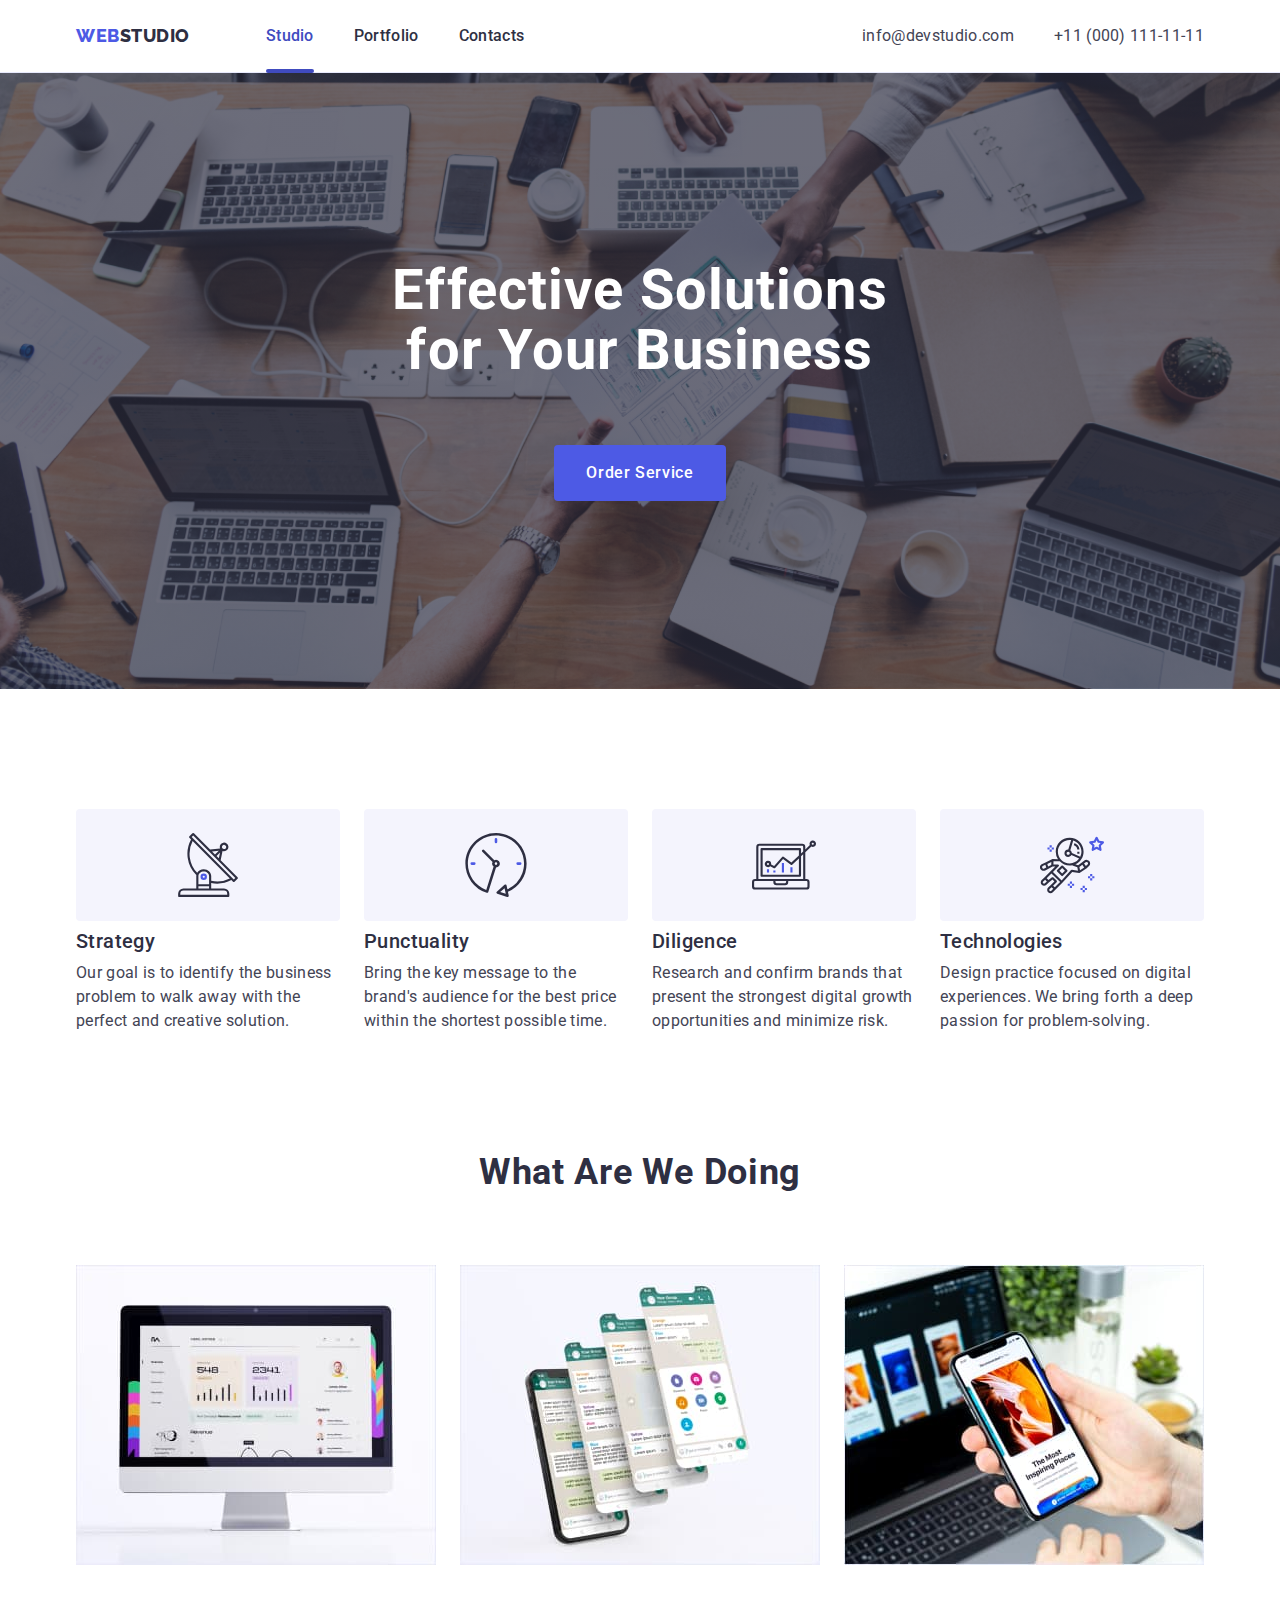
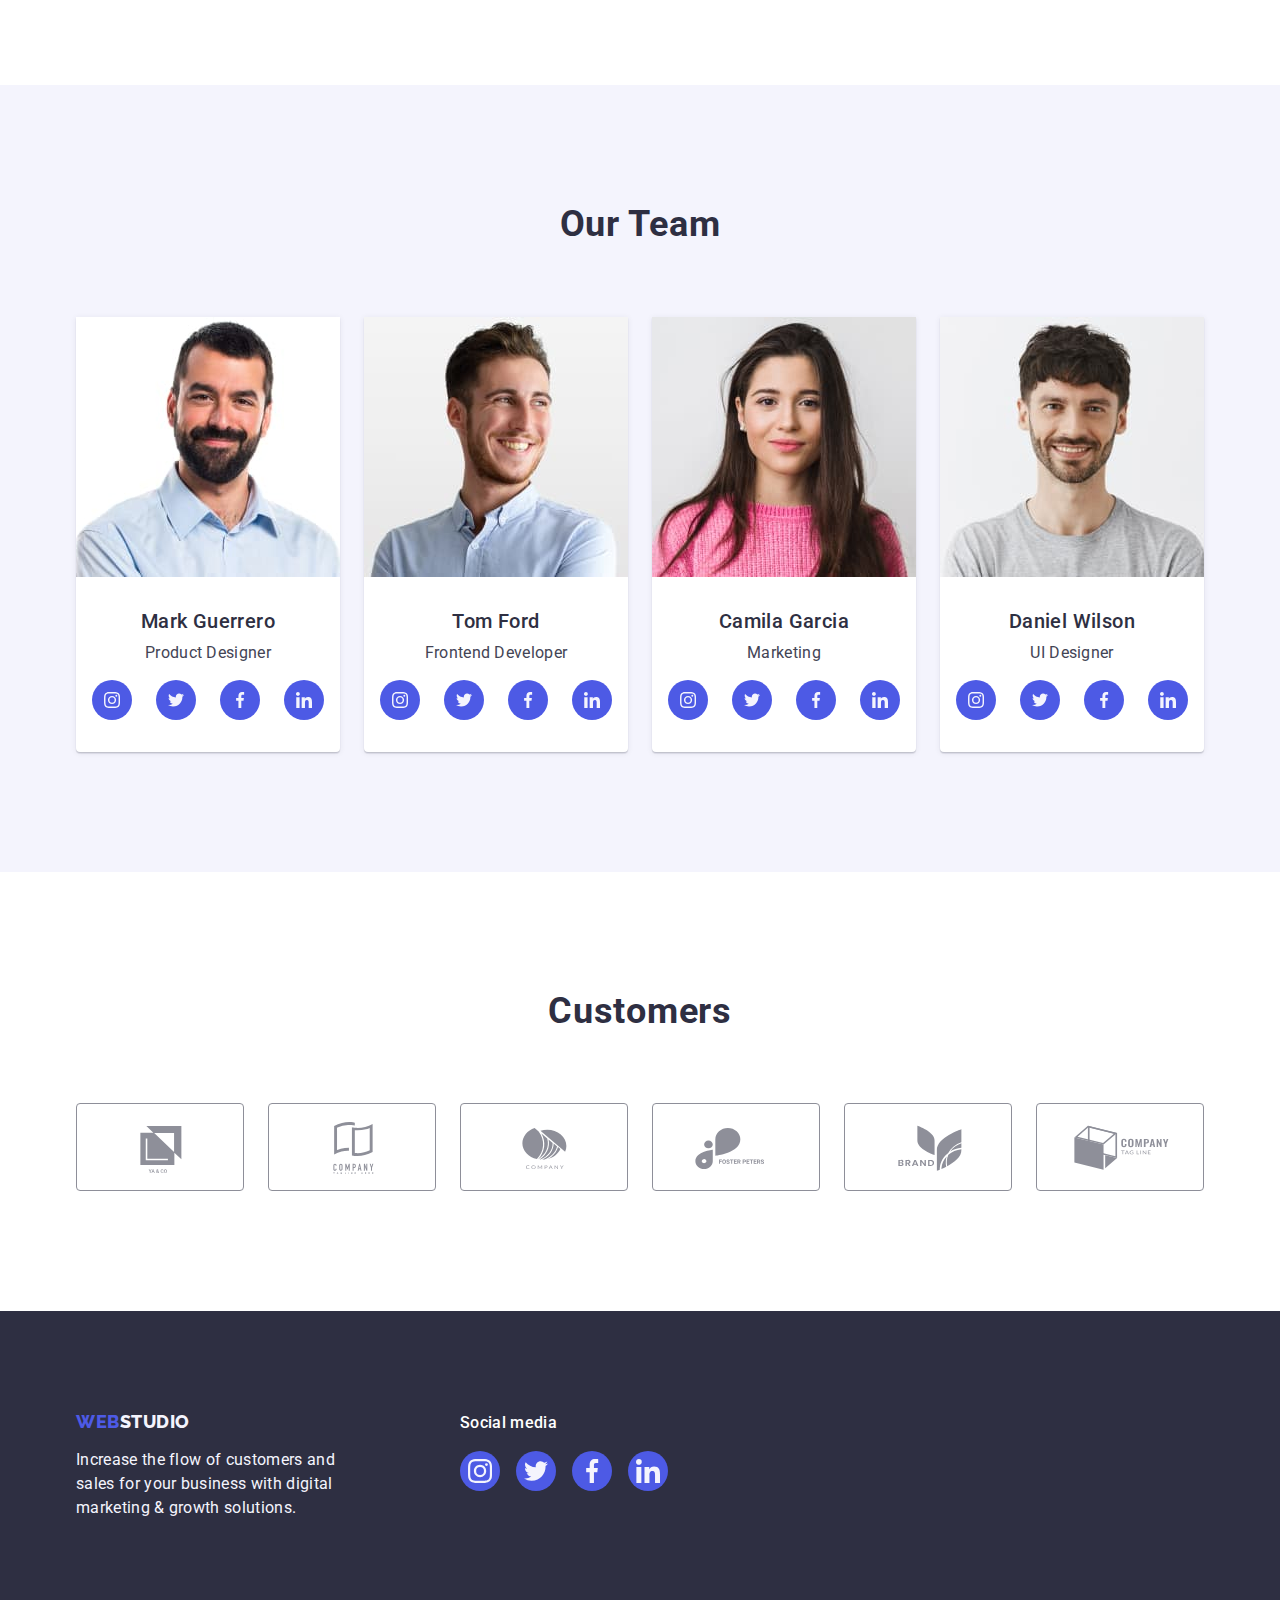
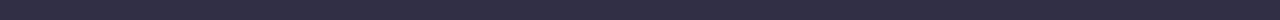
<file: index.html>
<!DOCTYPE html>
<html lang="en">
  <head>
    <meta charset="UTF-8" />
    <meta http-equiv="X-UA-Compatible" content="IE=edge" />
    <meta name="viewport" content="width=device-width, initial-scale=1.0" />
    <link rel="preconnect" href="https://fonts.googleapis.com" />
    <link rel="preconnect" href="https://fonts.gstatic.com" crossorigin />
    <link
      href="https://fonts.googleapis.com/css2?family=Raleway:wght@800&family=Roboto:wght@400;500;700;900&display=swap"
      rel="stylesheet"
    />
    <title>Document</title>
    <link
      rel="stylesheet"
      href="https://cdn.jsdelivr.net/npm/modern-normalize@1.1.0/modern-normalize.min.css"
    />
    <link rel="stylesheet" href="./css/style.css" />
  </head>
  <body>
    <header class="header">
      <div class="header-container container">
        <nav class="list-nav">
          <a class="logo link" href="./index.html"
            >Web<span class="logo-text">Studio</span></a
          >
          <ul class="list">
            <li>
              <a href="./index.html" class="list-link link active">Studio</a>
            </li>
            <li>
              <a class="list-link link" href="./portfolio.html">Portfolio</a>
            </li>
            <li><a class="list-link link" href="">Contacts</a></li>
          </ul>
        </nav>
        <address class="address-list">
          <ul class="list-address">
            <li>
              <a class="list-menu link" href="mailto:info@devstudio.com"
                >info@devstudio.com</a
              >
            </li>
            <li>
              <a class="list-menu link" href="tel:+110001111111"
                >+11 (000) 111-11-11</a
              >
            </li>
          </ul>
        </address>
      </div>
    </header>
    <main>
      <section class="hero">
        <div class="container hero-container">
          <h1 class="hero-title">Effective Solutions for Your Business</h1>
          <button class="hero-btn" data-modal-open type="button">
            Order Service
          </button>
        </div>
      </section>
      <section class="strengths">
        <div class="container strengths-container">
          <h2 class="strengths-title">Our strengths</h2>
          <ul class="list-strengths">
            <li class="strengths-item">
              <div class="advantages-wrapper">
                <svg class="strength-icon" width="64" height="64">
                  <use href="./images/icons.svg#icon-antenna-1"></use>
                </svg>
              </div>
              <h3 class="list-title">Strategy</h3>
              <p class="list-desc">
                Our goal is to identify the business problem to walk away with
                the perfect and creative solution.
              </p>
            </li>
            <li class="strengths-item">
              <div class="advantages-wrapper">
                <svg class="strength-icon" width="64" height="64">
                  <use href="./images/icons.svg#icon-clock-1"></use>
                </svg>
              </div>
              <h3 class="list-title">Punctuality</h3>
              <p class="list-desc">
                Bring the key message to the brand's audience for the best price
                within the shortest possible time.
              </p>
            </li>
            <li class="strengths-item">
              <div class="advantages-wrapper">
                <svg class="strength-icon" width="64" height="64">
                  <use href="./images/icons.svg#icon-diagram-1"></use>
                </svg>
              </div>
              <h3 class="list-title">Diligence</h3>
              <p class="list-desc">
                Research and confirm brands that present the strongest digital
                growth opportunities and minimize risk.
              </p>
            </li>
            <li class="strengths-item">
              <div class="advantages-wrapper">
                <svg class="strength-icon" width="64" height="64">
                  <use href="./images/icons.svg#icon-astronaut-1"></use>
                </svg>
              </div>
              <h3 class="list-title">Technologies</h3>
              <p class="list-desc">
                Design practice focused on digital experiences. We bring forth a
                deep passion for problem-solving.
              </p>
            </li>
          </ul>
        </div>
      </section>
      <section class="doing">
        <div class="container doing-container">
          <h2 class="do-title">What are we doing</h2>
          <ul class="list-img">
            <li class="doing-item">
              <img src="./images/img5.jpg" width="360" alt="iMac" />
            </li>
            <li class="doing-item">
              <img src="./images/img6.jpg" width="360" alt="Messenger" />
            </li>
            <li class="doing-item">
              <img src="./images/img7.jpg" width="360" alt="iPhone app" />
            </li>
          </ul>
        </div>
      </section>
      <section class="team-section">
        <div class="container team-container">
          <h2 class="team-title">Our Team</h2>
          <ul class="list-team">
            <li class="list-item">
              <img src="./images/img.jpg" width="264" alt="Mark Guerrero" />
              <div class="text-decoration">
                <h3 class="list-title-second">Mark Guerrero</h3>
                <p class="list-desc-second">Product Designer</p>
                <ul class="icons-wrapper">
                  <li class="social-list__link">
                    <a class="icons-link" href="">
                      <svg class="team-icons" width="16" height="16">
                        <use href="./images/icons.svg#icon-instagram"></use>
                      </svg>
                    </a>
                  </li>
                  <li class="social-list__link">
                    <a class="icons-link" href="">
                      <svg class="team-icons" width="16" height="16">
                        <use href="./images/icons.svg#icon-twitter"></use>
                      </svg>
                    </a>
                  </li>
                  <li class="social-list__link">
                    <a class="icons-link" href="">
                      <svg class="team-icons" width="16" height="16">
                        <use href="./images/icons.svg#icon-facebook"></use>
                      </svg>
                    </a>
                  </li>
                  <li class="social-list__link">
                    <a class="icons-link" href="">
                      <svg class="team-icons" width="16" height="16">
                        <use href="./images/icons.svg#icon-linkedin"></use>
                      </svg>
                    </a>
                  </li>
                </ul>
              </div>
            </li>
            <li class="list-item">
              <img src="./images/img2.jpg" width="264" alt="Tom Ford" />
              <div class="text-decoration">
                <h3 class="list-title-second">Tom Ford</h3>
                <p class="list-desc-second">Frontend Developer</p>
                <ul class="icons-wrapper">
                  <li class="social-list__link">
                    <a class="icons-link" href="">
                      <svg class="team-icons" width="16" height="16">
                        <use href="./images/icons.svg#icon-instagram"></use>
                      </svg>
                    </a>
                  </li>
                  <li class="social-list__link">
                    <a class="icons-link" href="">
                      <svg class="team-icons" width="16" height="16">
                        <use href="./images/icons.svg#icon-twitter"></use>
                      </svg>
                    </a>
                  </li>
                  <li class="social-list__link">
                    <a class="icons-link" href="">
                      <svg class="team-icons" width="16" height="16">
                        <use href="./images/icons.svg#icon-facebook"></use>
                      </svg>
                    </a>
                  </li>
                  <li class="social-list__link">
                    <a class="icons-link" href="">
                      <svg class="team-icons" width="16" height="16">
                        <use href="./images/icons.svg#icon-linkedin"></use>
                      </svg>
                    </a>
                  </li>
                </ul>
              </div>
            </li>
            <li class="list-item">
              <img src="./images/img3.jpg" width="264" alt="Camila Garcia" />
              <div class="text-decoration">
                <h3 class="list-title-second">Camila Garcia</h3>
                <p class="list-desc-second">Marketing</p>
                <ul class="icons-wrapper">
                  <li class="social-list__link">
                    <a class="icons-link" href="">
                      <svg class="team-icons" width="16" height="16">
                        <use href="./images/icons.svg#icon-instagram"></use>
                      </svg>
                    </a>
                  </li>
                  <li class="social-list__link">
                    <a class="icons-link" href="">
                      <svg class="team-icons" width="16" height="16">
                        <use href="./images/icons.svg#icon-twitter"></use>
                      </svg>
                    </a>
                  </li>
                  <li class="social-list__link">
                    <a class="icons-link" href="">
                      <svg class="team-icons" width="16" height="16">
                        <use href="./images/icons.svg#icon-facebook"></use>
                      </svg>
                    </a>
                  </li>
                  <li class="social-list__link">
                    <a class="icons-link" href="">
                      <svg class="team-icons" width="16" height="16">
                        <use href="./images/icons.svg#icon-linkedin"></use>
                      </svg>
                    </a>
                  </li>
                </ul>
              </div>
            </li>
            <li class="list-item">
              <img src="./images/img4.jpg" width="264" alt="Daniel Wilson" />
              <div class="text-decoration">
                <h3 class="list-title-second">Daniel Wilson</h3>
                <p class="list-desc-second">UI Designer</p>
                <ul class="icons-wrapper">
                  <li class="social-list__link">
                    <a class="icons-link" href="">
                      <svg class="team-icons" width="16" height="16">
                        <use href="./images/icons.svg#icon-instagram"></use>
                      </svg>
                    </a>
                  </li>
                  <li class="social-list__link">
                    <a class="icons-link" href="">
                      <svg class="team-icons" width="16" height="16">
                        <use href="./images/icons.svg#icon-twitter"></use>
                      </svg>
                    </a>
                  </li>
                  <li class="social-list__link">
                    <a class="icons-link" href="">
                      <svg class="team-icons" width="16" height="16">
                        <use href="./images/icons.svg#icon-facebook"></use>
                      </svg>
                    </a>
                  </li>
                  <li class="social-list__link">
                    <a class="icons-link" href="">
                      <svg class="team-icons" width="16" height="16">
                        <use href="./images/icons.svg#icon-linkedin"></use>
                      </svg>
                    </a>
                  </li>
                </ul>
              </div>
            </li>
          </ul>
        </div>
      </section>
      <section class="customers-section">
        <div class="container">
          <h2 class="title-customers">Customers</h2>
          <ul class="customers-list">
            <li class="customers-item">
              <a href="" class="customers-link link">
                <svg class="customers-icon" width="104" height="56">
                  <use href="./images/icons.svg#icon-Logo"></use>
                </svg>
              </a>
            </li>

            <li class="customers-item">
              <a href="" class="customers-link link">
                <svg class="customers-icon" width="104" height="56">
                  <use href="./images/icons.svg#icon-Logo-2"></use>
                </svg>
              </a>
            </li>
            <li class="customers-item">
              <a href="" class="customers-link link">
                <svg class="customers-icon" width="104" height="56">
                  <use href="./images/icons.svg#icon-Logo-3"></use>
                </svg>
              </a>
            </li>

            <li class="customers-item">
              <a href="" class="customers-link link">
                <svg class="customers-icon" width="104" height="56">
                  <use href="./images/icons.svg#icon-Logo-4"></use>
                </svg>
              </a>
            </li>
            <li class="customers-item">
              <a href="" class="customers-link link">
                <svg class="customers-icon" width="104" height="56">
                  <use href="./images/icons.svg#icon-Logo-5"></use>
                </svg>
              </a>
            </li>

            <li class="customers-item">
              <a href="" class="customers-link link">
                <svg class="customers-icon" width="104" height="56">
                  <use href="./images/icons.svg#icon-Logo-6"></use>
                </svg>
              </a>
            </li>
          </ul>
        </div>
      </section>
    </main>
    <footer class="footer">
      <div class="container footer-container">
        <div class="footer__inner-box">
          <a class="logo-footer link" href="./index.html"
            >Web<span class="footer-span">Studio</span></a
          >
          <p class="copyright">
            Increase the flow of customers and sales for your business with
            digital marketing & growth solutions.
          </p>
        </div>
        <div class="footer__social-link">
          <p class="social-desc">Social media</p>
          <ul class="footer__social-list">
            <li class="footer__social-items">
              <a href="" class="footer__social-links">
                <svg class="team-icons" width="24" height="24">
                  <use href="./images/icons.svg#icon-instagram"></use>
                </svg>
              </a>
            </li>
            <li class="footer__social-items">
              <a href="" class="footer__social-links">
                <svg class="team-icons" width="24" height="24">
                  <use href="./images/icons.svg#icon-twitter"></use>
                </svg>
              </a>
            </li>
            <li class="footer__social-items">
              <a href="" class="footer__social-links">
                <svg class="team-icons" width="24" height="24">
                  <use href="./images/icons.svg#icon-facebook"></use>
                </svg>
              </a>
            </li>
            <li class="footer__social-items">
              <a href="" class="footer__social-links">
                <svg class="team-icons" width="24" height="24">
                  <use href="./images/icons.svg#icon-linkedin"></use>
                </svg>
              </a>
            </li>
          </ul>
        </div>
      </div>
    </footer>
    <div class="backdrop is-hidden" data-modal>
      <div class="modal">
        <button type="button" class="modal-close-btn" data-modal-close>
          <svg class="modal-close-icon" width="8" height="8">
            <use href="./images/icons.svg#icon-close"></use>
          </svg>
        </button>
      </div>
    </div>
    <script src="./js/modal.js"></script>
  </body>
</html>
</file>
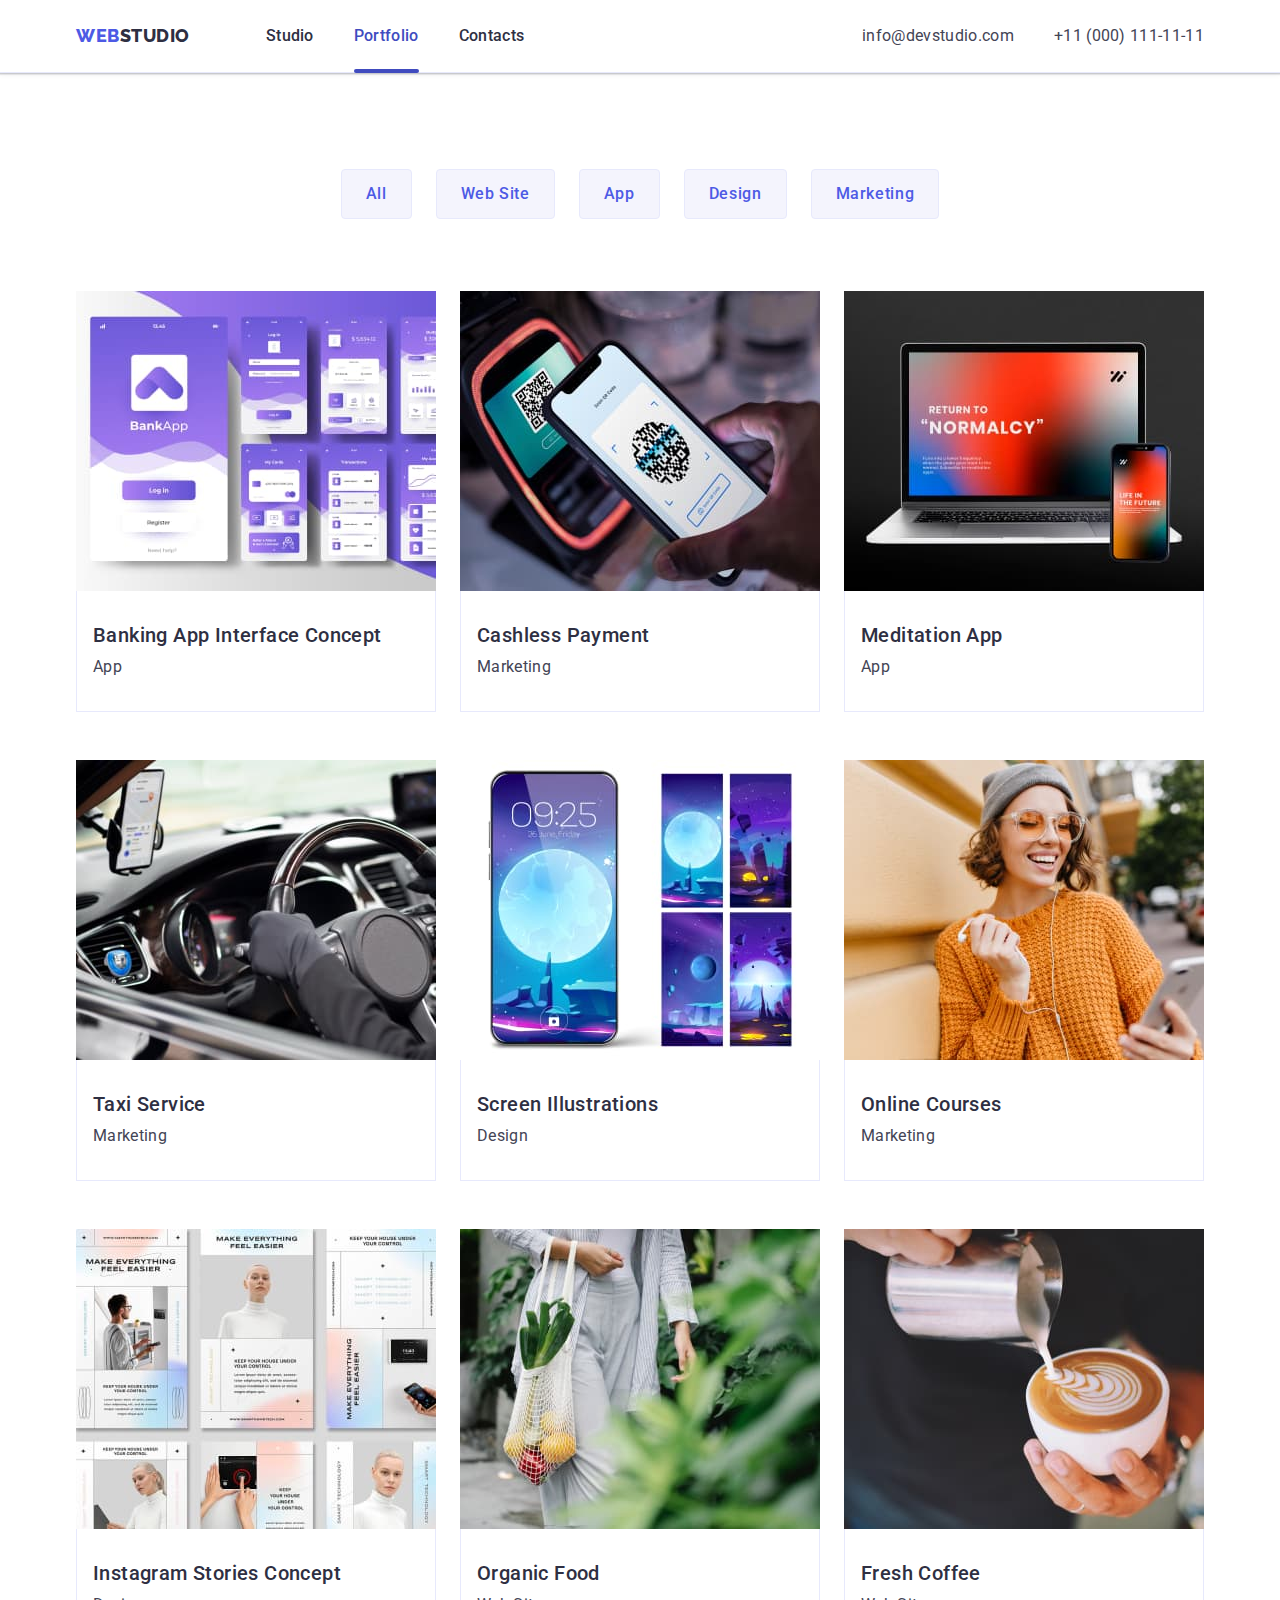
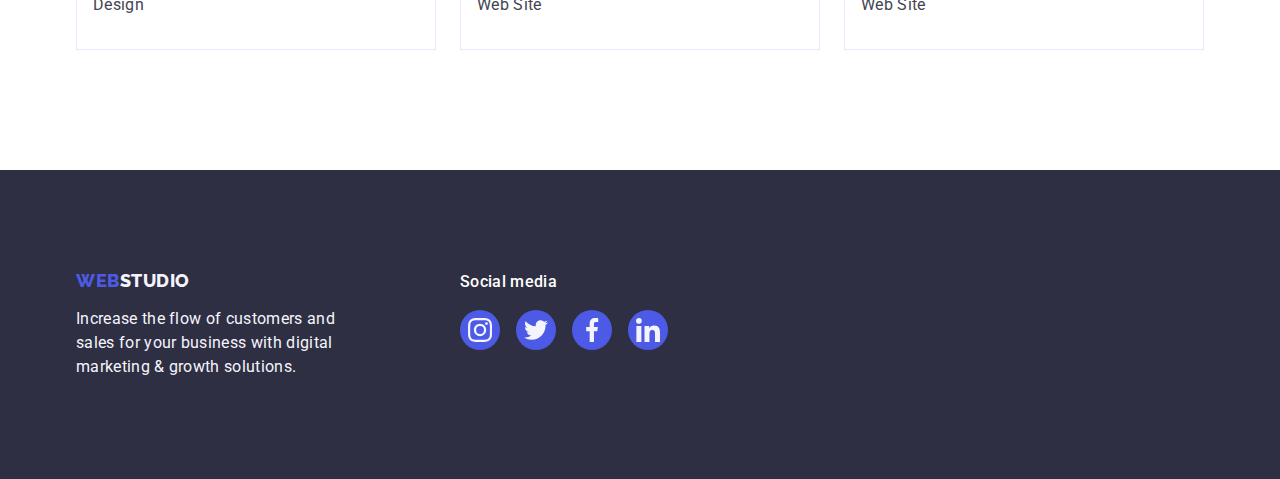
<file: portfolio.html>
<!DOCTYPE html>
<html lang="en">
  <head>
    <meta charset="UTF-8" />
    <meta http-equiv="X-UA-Compatible" content="IE=edge" />
    <meta name="viewport" content="width=device-width, initial-scale=1.0" />
    <title>Document</title>
    <link rel="preconnect" href="https://fonts.googleapis.com" />
    <link rel="preconnect" href="https://fonts.gstatic.com" crossorigin />
    <link
      href="https://fonts.googleapis.com/css2?family=Raleway:wght@800&family=Roboto:wght@400;500;700;900&display=swap"
      rel="stylesheet"
    />
    <link
      rel="stylesheet"
      href="https://cdn.jsdelivr.net/npm/modern-normalize@1.1.0/modern-normalize.min.css"
    />
    <link rel="stylesheet" href="./css/style.css" />
  </head>
  <body>
    <header class="header">
      <div class="container header-container">
        <nav class="list-nav">
          <a href="./index.html" class="logo link"
            >WEB<span class="logo-text">Studio</span></a
          >
          <ul class="list">
            <li>
              <a href="./index.html" class="list-link link">Studio</a>
            </li>
            <li>
              <a class="list-link link active" href="./portfolio.html"
                >Portfolio</a
              >
            </li>
            <li><a class="list-link link" href="">Contacts</a></li>
          </ul>
        </nav>
        <address class="address-list">
          <ul class="list-address">
            <li>
              <a class="list-menu link" href="mailto:info@devstudio.com"
                >info@devstudio.com</a
              >
            </li>
            <li>
              <a class="list-menu link" href="tel:+110001111111"
                >+11 (000) 111-11-11</a
              >
            </li>
          </ul>
        </address>
      </div>
    </header>
    <main class="main">
      <section class="portfolio-section">
        <div class="container portfolio-container">
          <h1 class="portfolio-title__hidden" hidden>Portfolio</h1>
          <ul class="list-btn">
            <li><button class="portfolio-btn" type="button">All</button></li>
            <li>
              <button class="portfolio-btn" type="button">Web Site</button>
            </li>
            <li><button class="portfolio-btn" type="button">App</button></li>
            <li><button class="portfolio-btn" type="button">Design</button></li>
            <li>
              <button class="portfolio-btn" type="button">Marketing</button>
            </li>
          </ul>
          <ul class="gallery-list">
            <li class="gallery-item">
              <a href="" class="gallery-link link">
                <div class="overlay-box">
                  <img
                    src="./images/portfolio/portfolio-1.jpg"
                    alt="Banking App Interface Concept"
                  />
                  <p class="overlay">
                    14 Stylish and User-Friendly App Design Concepts · Task
                    Manager App · Calorie Tracker App · Exotic Fruit Ecommerce
                    App · Cloud Storage App
                  </p>
                </div>

                <div class="portfolio-text">
                  <h2 class="portfolio-title">Banking App Interface Concept</h2>
                  <p class="portfolio-descr">App</p>
                </div>
              </a>
            </li>
            <li class="gallery-item">
              <a href="" class="gallery-link link">
                <div class="overlay-box">
                  <img
                    src="./images/portfolio/portfolio-2.jpg"
                    alt="Cashless Payment"
                  />
                  <p class="overlay">
                    14 Stylish and User-Friendly App Design Concepts · Task
                    Manager App · Calorie Tracker App · Exotic Fruit Ecommerce
                    App · Cloud Storage App
                  </p>
                </div>
                <div class="portfolio-text">
                  <h2 class="portfolio-title">Cashless Payment</h2>
                  <p class="portfolio-descr">Marketing</p>
                </div>
              </a>
            </li>
            <li class="gallery-item">
              <a href="" class="gallery-link link">
                <div class="overlay-box">
                  <img
                    src="./images/portfolio/portfolio-3.jpg"
                    alt="Meditation App"
                  />
                  <p class="overlay">
                    14 Stylish and User-Friendly App Design Concepts · Task
                    Manager App · Calorie Tracker App · Exotic Fruit Ecommerce
                    App · Cloud Storage App
                  </p>
                </div>
                <div class="portfolio-text">
                  <h2 class="portfolio-title">Meditation App</h2>
                  <p class="portfolio-descr">App</p>
                </div>
              </a>
            </li>
            <li class="gallery-item">
              <a href="" class="gallery-link link">
                <div class="overlay-box">
                  <img
                    src="./images/portfolio/portfolio-4.jpg"
                    alt="Taxi Service"
                  />
                  <p class="overlay">
                    14 Stylish and User-Friendly App Design Concepts · Task
                    Manager App · Calorie Tracker App · Exotic Fruit Ecommerce
                    App · Cloud Storage App
                  </p>
                </div>
                <div class="portfolio-text">
                  <h2 class="portfolio-title">Taxi Service</h2>
                  <p class="portfolio-descr">Marketing</p>
                </div>
              </a>
            </li>
            <li class="gallery-item">
              <a href="" class="gallery-link link">
                <div class="overlay-box">
                  <img
                    src="./images/portfolio/portfolio-5.jpg"
                    alt="Screen Illustrations"
                  />
                  <p class="overlay">
                    14 Stylish and User-Friendly App Design Concepts · Task
                    Manager App · Calorie Tracker App · Exotic Fruit Ecommerce
                    App · Cloud Storage App
                  </p>
                </div>
                <div class="portfolio-text">
                  <h2 class="portfolio-title">Screen Illustrations</h2>
                  <p class="portfolio-descr">Design</p>
                </div>
              </a>
            </li>
            <li class="gallery-item">
              <a href="" class="gallery-link link">
                <div class="overlay-box">
                  <img
                    src="./images/portfolio/portfolio-6.jpg"
                    alt="Online Courses"
                  />
                  <p class="overlay">
                    14 Stylish and User-Friendly App Design Concepts · Task
                    Manager App · Calorie Tracker App · Exotic Fruit Ecommerce
                    App · Cloud Storage App
                  </p>
                </div>
                <div class="portfolio-text">
                  <h2 class="portfolio-title">Online Courses</h2>
                  <p class="portfolio-descr">Marketing</p>
                </div>
              </a>
            </li>
            <li class="gallery-item">
              <a href="" class="gallery-link link">
                <div class="overlay-box">
                  <img
                    src="./images/portfolio/portfolio-7.jpg"
                    alt="Instagram Stories Concept"
                  />
                  <p class="overlay">
                    14 Stylish and User-Friendly App Design Concepts · Task
                    Manager App · Calorie Tracker App · Exotic Fruit Ecommerce
                    App · Cloud Storage App
                  </p>
                </div>
                <div class="portfolio-text">
                  <h2 class="portfolio-title">Instagram Stories Concept</h2>
                  <p class="portfolio-descr">Design</p>
                </div>
              </a>
            </li>
            <li class="gallery-item">
              <a href="" class="gallery-link link">
                <div class="overlay-box">
                  <img
                    src="./images/portfolio/portfolio-8.jpg"
                    alt="Organic Food"
                  />
                  <p class="overlay">
                    14 Stylish and User-Friendly App Design Concepts · Task
                    Manager App · Calorie Tracker App · Exotic Fruit Ecommerce
                    App · Cloud Storage App
                  </p>
                </div>
                <div class="portfolio-text">
                  <h2 class="portfolio-title">Organic Food</h2>
                  <p class="portfolio-descr">Web Site</p>
                </div>
              </a>
            </li>
            <li class="gallery-item">
              <a href="" class="gallery-link link">
                <div class="overlay-box">
                  <img
                    src="./images/portfolio/portfolio-9.jpg"
                    alt="Fresh Coffee"
                  />
                  <p class="overlay">
                    14 Stylish and User-Friendly App Design Concepts · Task
                    Manager App · Calorie Tracker App · Exotic Fruit Ecommerce
                    App · Cloud Storage App
                  </p>
                </div>
                <div class="portfolio-text">
                  <h2 class="portfolio-title">Fresh Coffee</h2>
                  <p class="portfolio-descr">Web Site</p>
                </div>
              </a>
            </li>
          </ul>
        </div>
      </section>
    </main>
    <footer class="footer">
      <div class="container footer-container">
        <div class="footer__inner-box">
          <a class="logo-footer link" href="./index.html"
            >Web<span class="footer-span">Studio</span></a
          >
          <p class="copyright">
            Increase the flow of customers and sales for your business with
            digital marketing & growth solutions.
          </p>
        </div>
        <div class="footer__social-link">
          <p class="social-desc">Social media</p>
          <ul class="footer__social-list">
            <li class="footer__social-items">
              <a href="" class="footer__social-links">
                <svg class="team-icons" width="24" height="24">
                  <use href="./images/icons.svg#icon-instagram"></use>
                </svg>
              </a>
            </li>
            <li class="footer__social-items">
              <a href="" class="footer__social-links">
                <svg class="team-icons" width="24" height="24">
                  <use href="./images/icons.svg#icon-twitter"></use>
                </svg>
              </a>
            </li>
            <li class="footer__social-items">
              <a href="" class="footer__social-links">
                <svg class="team-icons" width="24" height="24">
                  <use href="./images/icons.svg#icon-facebook"></use>
                </svg>
              </a>
            </li>
            <li class="footer__social-items">
              <a href="" class="footer__social-links">
                <svg class="team-icons" width="24" height="24">
                  <use href="./images/icons.svg#icon-linkedin"></use>
                </svg>
              </a>
            </li>
          </ul>
        </div>
      </div>
    </footer>
    <script src="/modal.js"></script>
  </body>
</html>
</file>
<file: css/style.css>
body {
font-family: "Roboto", sans-serif;
color: #434455;
background-color: var(--bg-color);
}

h1,
h2,
h3,
h4,
h5,
h6,
p {
margin-top: 0;
margin-bottom: 0;
}

img{
display:block;    
}

ul{
padding-left: 0px;    
margin:0px;
}
:root{
--bg-color:#FFFFFF;
--logo-color:#4d5ae5;
--span-color:#2e2f42;
--list-color:#434455;
--btn-bg:#f4f4fd;
--btn-hover:#404bbf;
}

.container{
width: 1158px;
margin: 0px auto;
padding: 0px 15px;
}

.header-container{
display: flex; 
align-items: center;   
}


.logo {
font-family: 'Raleway', sans-serif;
font-weight: 800;
font-size: 18px;
line-height: 1.17;
letter-spacing: 0.03em;
text-transform: uppercase;
color:var(--logo-color);
text-decoration: none;
font-style: normal;
margin-right: 76px;
}

.logo-text {
color:var(--span-color);

}

.header{
display: flex;
align-items: center;
border-bottom: 1px solid #e7e9fc;
box-shadow:0px 2px 1px rgba(46, 47, 66, 0.08),0px 1px 1px rgba(46, 47, 66, 0.16),0px 1px 6px rgba(46, 47, 66, 0.08);
}

.list-nav {
list-style: none;
display: flex;
align-items: center;


}
.list-link:hover,
.list-link:focus{
    color:var(--btn-hover);
    transition: color 250ms cubic-bezier(0.4, 0, 0.2, 1);
}
.address-list:hover,
.address-list:focus{
color:var(--btn-hover); 
transition: color 250ms cubic-bezier(0.4, 0, 0.2, 1);
} 
.link {
text-decoration: none;
}
.list-link {
font-weight: 500;
font-size: 16px;
line-height: 1.5;
letter-spacing:0.02em;
color:var(--span-color);
text-decoration: none;
padding-top: 24px;
padding-bottom: 24px;
transition: color 250ms cubic-bezier(0.4, 0, 0.2, 1);
position: relative;

display: block;
 

}

.active {
color: #404bbf;
} 
.list-link:hover,
.list-link:focus {
color:var(--btn-hover);
transition: color 250ms cubic-bezier(0.4, 0, 0.2, 1);
} 

.list-link::after{
    content: '';
        display: block;
        bottom: 0;
        left: 0;
        position: absolute;
        width: 100%;
        height: 4px;
        border-radius: 2px;
        bottom: -1px;
}

.list-link.active::after{
    background-color:#404bbf;
}

.address-menu:hover,
.address-menu:focus{
color: var(--btn-hover);
transition: color 250ms cubic-bezier(0.4, 0, 0.2, 1);

}
.address-list{
font-style: normal;
margin-left:auto;
}
.contacts {
font-style: normal;

}

.list-address{
display: flex;
gap: 40px;
list-style: none;
}

.list {
list-style:none;
display: flex;
gap:40px;


}
.list-menu {
font-weight: 400;   
font-style: normal;
line-height: 1.5;
letter-spacing: 0.02em;
color:var(--list-color) ;  
transition: color 250ms cubic-bezier(0.4, 0, 0.2, 1);
}

.list-menu:hover,
.list-menu:focus{
    color:var(--btn-hover);
    
}

.hero{
background-color:var(--span-color);
text-align: center;
padding-top:188px;
padding-bottom: 188px;
background-image: linear-gradient(rgba(46, 47, 66, 0.7), rgba(46, 47, 66, 0.7)), url(../images/img-name.jpg);
max-width: 1440px;
background-repeat: no-repeat;
background-position: center;
background-size: cover;
margin: 0 auto;
}

h1.hero-title {
font-size: 56px;
line-height: 1.07;
text-align: center;
letter-spacing: 0.02em;
color:var(--bg-color);   
text-align: center;
margin-bottom: 64px;
max-width:496px;
margin-left:auto;
margin-right: auto;
}

.hero-btn {
background-color:var(--logo-color) ;
font-family: 'Roboto', sans-serif;
font-weight: 500;
font-size: 16px;
line-height: 1.5;
letter-spacing: 0.04em;
color:var(--bg-color);
margin-bottom: 188px;
padding: 16px 32px;
display: block;
min-width: 169px;
height: 56px;
border:none;
border-radius: 4px;
cursor: pointer;
margin: 0px auto;
transition: background-color 250ms cubic-bezier(0.4, 0, 0.2, 1);

}

.hero-btn:hover ,
.hero-btn:focus {
background-color:var(--btn-hover);
cursor: pointer;


}

.strengths-title{
position: absolute;
width: 1px;
height: 1px;
margin: -1px;
border: 0;
padding: 0;
white-space: nowrap;
clip-path:inset(100%);
clip:rect(0 0 0 0);
overflow: hidden;

}


.advantages-wrapper{
display: flex;
align-items: center;
justify-content: center;
height: 112px;
background-color: #f4f4fd;
border-radius: 4px;
margin-bottom: 8px;
}

.icons-wrapper{
list-style: none;
display: flex;
justify-content: center;
gap:24px;
margin-top: 15px;    
}

.icons-link{
fill: #F4F4FD;   
background-color: #4D5AE5;
width: 40px;
height: 40px;
align-items: center; 
border-radius: 50%;
display: flex;
justify-content: center;
transition: background-color 250ms cubic-bezier(0.4, 0, 0.2, 1);
}

.icons-link:hover,:focus.icons-link{
background-color:#404BBF;    

}

.strengths{
padding-top:120px;
padding-bottom:120px;    
}

.list-strengths{
list-style:none;
display: flex;
gap:24px;

}

.list-title{
font-weight: 500;
font-size: 20px;
line-height: 1.2;
letter-spacing: 0.02em;
color:var(--span-color);
margin-bottom: 8px;

}

.list-desc{
font-size: 16px;
line-height: 1.5;
letter-spacing: 0.02em;
color:var(--list-color);
width: 264px;

}
.doing{
padding-bottom:120px;
}

.do-title{
font-size: 36px;
line-height: 1.11;
text-align: center;
letter-spacing: 0.02em;
text-transform: capitalize;
color:var(--span-color);
margin-bottom:72px;
}
.list-img{
display: flex;
gap:24px;
list-style: none;    
}

.team-section{
background-color: var(--btn-bg);
padding-top:120px;
padding-bottom:120px;

}

.team-title{
font-size: 36px;
line-height: 1.11;
text-align: center;
letter-spacing: 0.02em;
text-transform: capitalize;
color:var(--span-color);
margin-bottom: 72px;
}
.text-decoration{
padding: 32px 16px 32px;
padding: 32px 0 32px;
}

.list-team{
display:flex;
gap:24px;
list-style: none;  
}

.list-item{
background-color:var(--bg-color);
border-radius: 0px 0px 4px 4px;
box-shadow:0px 1px 6px rgba(46, 47, 66, 0.08),
    0px 1px 1px rgba(46, 47, 66, 0.16),
    0px 2px 1px rgba(46, 47, 66, 0.08);

}

.text {
font-weight: 500;
font-size: 20px;
line-height: 1.2;
letter-spacing: 0.02em;
color:var(--span-color)    

}

.list-title-second{
font-weight: 500;
font-size: 20px;
line-height: 1.2;
letter-spacing: 0.02em;
color:var(--span-color);
text-align: center;
margin-bottom:8px;
}

.list-desc-second {
font-size: 16px;
line-height: 1.5;
letter-spacing: 0.02em;
color:var(--list-color);
margin-top: 8px;
text-align: center;    
}

.title-customers{
font-family: 'Roboto';
    font-style: normal;
    font-weight: 700;
    font-size: 36px;
    line-height: 40px;
    /* identical to box height, or 111% */

    text-align: center;
    letter-spacing: 0.02em;
    text-transform: capitalize;

    color: #2E2F42;
    line-height: 1.1;
    margin-bottom: 72px;
}

.customers-section {
    padding-top: 120px;
    padding-bottom: 120px;
}

.customers-list {
    display: flex;
    gap: 24px;
    list-style:none;
}

.customers-item {
    width: calc((100% - 120px) / 6);
    height: 88px;
}

.customers-link {
    display: flex;
    justify-content: center;
    align-items: center;
    width: 100%;
    height: 100%;
    color:#8e8f99;
    border: 1px solid #8e8f99;
    border-radius: 4px;
    transition: border-color 250ms cubic-bezier(0.4, 0, 0.2, 1),
            color 250ms cubic-bezier(0.4, 0, 0.2, 1);
}

.customers-link:hover,
.customers-link:focus {
    border-color: #404bbf;
    color: #404bbf;
   transition:  border-color 250ms cubic-bezier(0.4, 0, 0.2, 1),
        color 250ms cubic-bezier(0.4, 0, 0.2, 1);
    
}

.customers-icon {
    fill: currentColor;
}

.customers-icon:hover,
.customers-icon:focus {
    fill: #404bbf;
    transition: fill 250ms cubic-bezier(0.4, 0, 0.2, 1);
}
.footer {
background-color:var(--span-color);
padding-top: 101.5px;

}

.footer-span{
color: var(--btn-bg);
}

.copyright{
width: 264px;  
}

.portfolio-title__hidden{
position: absolute;
width: 1px;
height: 1px;
margin: -1px;
border: 0;
padding: 0;
white-space: nowrap;
clip-path: inset(100%);
clip: rect(0 0 0 0);
overflow: hidden;
}

.portfolio-btn{
font-family: 'Roboto', sans-serif;  
font-weight: 500;
font-size: 16px;
line-height: 1.5;
letter-spacing: 0.04em;  
color:var(--logo-color);
background-color: var(--btn-bg);
cursor: pointer;
padding: 12px 24px;
border: 1px solid var(--border-btn);
border-radius: 4px;
border: 1px solid #e7e9fc;
transition: color 250ms cubic-bezier(0.4, 0, 0.2, 1),
        background-color 250ms cubic-bezier(0.4, 0, 0.2, 1),
        border-color 250ms cubic-bezier(0.4, 0, 0.2, 1),
        box-shadow 250ms cubic-bezier(0.4, 0, 0.2, 1);



}

.list-btn{
display: flex;
gap:24px;
list-style: none;
margin-bottom: 72px;
justify-content: center;
}

.portfolio-btn:hover,
.portfolio-btn:focus{
color:var(--bg-color); 
background-color: var(--btn-hover); 
border: 1px solid transparent;
box-shadow: 0px 3px 1px rgba(0, 0, 0, 0.1),
        0px 2px 1px rgba(0, 0, 0, 0.08),
        0px 2px 2px rgba(0, 0, 0, 0.12);
        
        
}

.portfolio-item__title{
font-weight: 500;
font-size: 20px;
line-height: 1.2;
letter-spacing: 0.02em;
color:var(--span-color);
margin-bottom:8px;
}

.gallery-list {
    display: flex;
    flex-wrap: wrap;
    column-gap: 24px;
    row-gap: 48px;
    list-style: none;
}

.gallery-item {
    flex-basis: calc((100% - 2 * 24px) / 3);
}

.gallery-link {
    display: block;
    transition: box-shadow 250ms cubic-bezier(0.4, 0, 0.2, 1);
}

.gallery-link:hover,
.gallery-link:focus {
    box-shadow: 0px 1px 6px rgba(46, 47, 66, 0.08),
        0px 1px 1px rgba(46, 47, 66, 0.16), 0px 2px 1px rgba(46, 47, 66, 0.08);
}

.overlay-box {
    position: relative;
    overflow: hidden;
}

.overlay {
    font-weight: 400;
    font-size: 16px;
    line-height: 1.5;
    letter-spacing: 0.02em;
    padding: 40px 32px;
    overflow: auto;
    color: #f4f4fd;
    text-align: center;
    position: absolute;
    background-color: #4d5ae5;
    top: 0;
    left: 0;
    height: 100%;
    width: 100%;
    transform: translate(0, 100%);
    transition: transform 250ms cubic-bezier(0.4, 0, 0.2, 1);
}

.gallery-link:hover .overlay,
.gallery-link:focus .overlay {
    transform: translate(0, 0);
    box-shadow: 0px 1px 6px rgba(46, 47, 66, 0.08),
        0px 1px 1px rgba(46, 47, 66, 0.16), 0px 2px 1px rgba(46, 47, 66, 0.08);
}

.portfolio-text {
    padding: 32px 16px;
    border: 1px solid #e7e9fc;
    border-top: none;
}

.portfolio-title {
    font-weight: 500;
    font-size: 20px;
    line-height: 1.2;
    letter-spacing: 0.02em;
    color:#2e2f42;
    margin-bottom: 8px;
}

.portfolio-descr {
    font-size: 16px;
    line-height: 1.5;
    letter-spacing: 0.02em;
    color: #434455;
}


.logo-footer{
    text-decoration: none;
    font-family: 'Raleway', sans-serif;
        font-weight: 800;
        font-size: 18px;
        line-height: 1.17;
        letter-spacing: 0.03em;
        text-transform: uppercase;
        color: var(--logo-color);
        text-decoration: none;
        font-style: normal;
        display: inline-block;
        margin-bottom: 16px;
}

.hero-btn:hover,
.hero-btn:focus {
    background-color: var(--btn-hover);
    cursor: pointer;
    color:var(--bg-color);
    transition: color 250ms cubic-bezier(0.4, 0, 0.2, 1);
    
   
}

.copyright{
font-weight: 400;
font-size: 16px;
line-height: 24px;
letter-spacing: 0.02em;
color: #F4F4FD;
}

.footer{
padding-top: 100px;
padding-bottom:100px;    
}

.footer-container{
display: flex;    
align-items: baseline;
}
.footer__inner-box{
margin-right:120px;
}
.footer__social-list{
list-style: none;
display: flex;
gap:16px;
  
}

.footer__social-links{
fill: #F4F4FD;
background-color: #4D5AE5;
width: 40px;
height: 40px;
align-items: center;
border-radius: 50%;
display: flex;
justify-content: center;
transition: background-color 250ms cubic-bezier(0.4, 0, 0.2, 1);
}
.social-desc{
font-family: 'Roboto';
font-style: normal;
font-weight: 500;
font-size: 16px;
line-height: 24px;
    /* identical to box height, or 150% */

letter-spacing: 0.02em;

    /* WHITE */

color: #FFFFFF;
margin-bottom: 16px;
}
.portfolio-section{
padding-top:96px;
padding-bottom:120px; 
}

.footer__social-links:hover{
background-color:#31D0AA;    
}
.footer__social-links:focus {
    background-color: #31D0AA;
}

.backdrop {
    position: fixed;
    top: 0;
    left: 0;

    width: 100%;
    height: 100%;

    background-color: rgba(46, 47, 66, 0.4);
    transition: opacity 250ms cubic-bezier(0.4, 0, 0.2, 1),
        visibility 250ms cubic-bezier(0.4, 0, 0.2, 1);
}

.modal {
    position: absolute;
    top: 50%;
    left: 50%;
    transform: translate(-50%, -50%) scale(1);

    width: 408px;
    min-height: 576px;

    border-radius: 4px;
    transition: transform 250ms cubic-bezier(0.4, 0, 0.2, 1);

    background: #fcfcfc;
    box-shadow: 0px 1px 1px rgba(0, 0, 0, 0.14), 0px 1px 3px rgba(0, 0, 0, 0.12),
        0px 2px 1px rgba(0, 0, 0, 0.2);
}

.modal-close-btn {
    position: absolute;
    top: 24px;
    right: 24px;

    display: flex;
    align-items: center;
    justify-content: center;
    padding: 0;

    width: 24px;
    height: 24px;

    border-radius: 50%;
    border: none;
    background-color: #e7e9fc;

    border: 1px solid rgba(0, 0, 0, 0.1);
    cursor: pointer;
    transition: background-color 250ms cubic-bezier(0.4, 0, 0.2, 1),
        border 250ms cubic-bezier(0.4, 0, 0.2, 1);
}

.modal-close-btn:hover ,
.modal-close-btn:focus {
    background-color: #404bbf;
    border: none;
    fill: #ffffff;
}

.is-hidden {
    opacity: 0;
    visibility: hidden;
    pointer-events: none;
}

.modal-close-icon {
    transition: fill 250ms cubic-bezier(0.4, 0, 0.2, 1);
}
</file>
